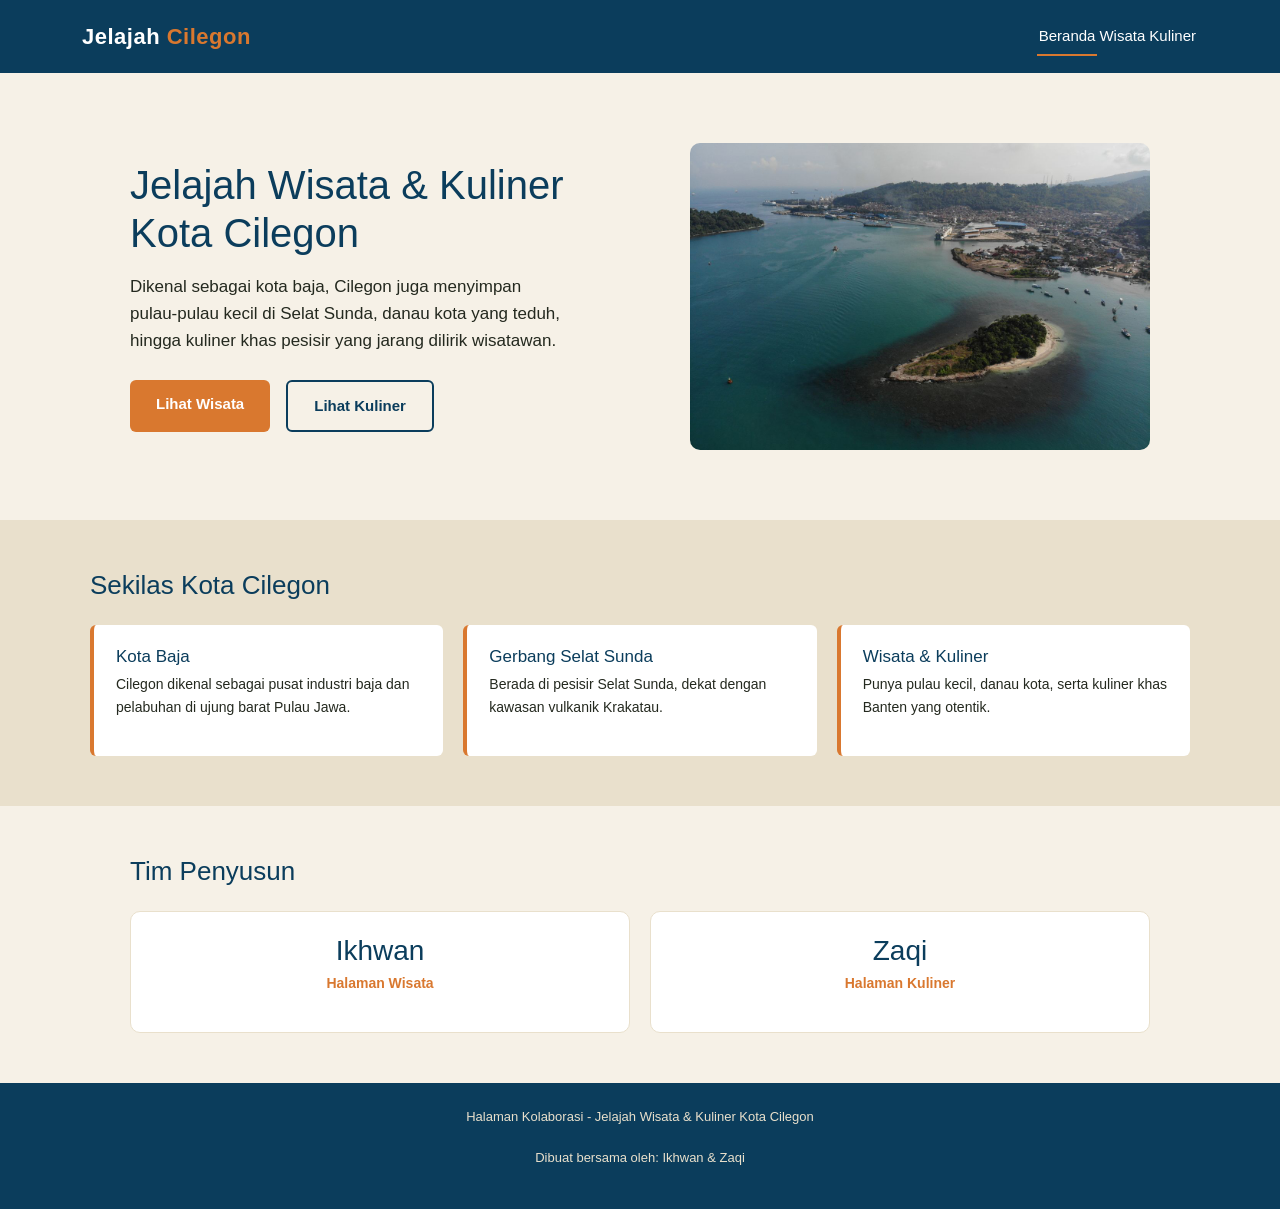
<file: index.html>
<!DOCTYPE html>
<html lang="id">
<head>
<meta charset="UTF-8">
<meta name="viewport" content="width=device-width, initial-scale=1.0">
<title>Jelajah Cilegon | Beranda</title>
<link href="https://cdn.jsdelivr.net/npm/bootstrap@5.3.3/dist/css/bootstrap.min.css" rel="stylesheet">

<link rel="stylesheet" href="style.css">
</head>
<body>

  <nav class="navbar navbar-expand-lg navbar-custom">
    <div class="container">
      <a class="navbar-brand" href="index.html">Jelajah <span>Cilegon</span></a>
      <button class="navbar-toggler" type="button" data-bs-toggle="collapse" data-bs-target="#navMenu">
        <span class="navbar-toggler-icon"></span>
      </button>
      <div class="collapse navbar-collapse" id="navMenu">
        <ul class="navbar-nav ms-auto">
          <li class="nav-item"><a class="nav-link aktif" href="index.html">Beranda</a></li>
          <li class="nav-item"><a class="nav-link" href="wisata.html">Wisata</a></li>
          <li class="nav-item"><a class="nav-link" href="kuliner.html">Kuliner</a></li>
        </ul>
      </div>
    </div>
  </nav>

  <section class="hero">
    <div class="hero-teks">
      <h1>Jelajah Wisata &amp; Kuliner Kota Cilegon</h1>
      <p>
        Dikenal sebagai kota baja, Cilegon juga menyimpan pulau-pulau kecil
        di Selat Sunda, danau kota yang teduh, hingga kuliner khas pesisir
        yang jarang dilirik wisatawan.
      </p>
      <div class="tombol-grup">
        <a href="wisata.html" class="tombol tombol-utama">Lihat Wisata</a>
        <a href="kuliner.html" class="tombol tombol-sekunder">Lihat Kuliner</a>
      </div>
    </div>
    <div class="hero-gambar">
      <img src="image/cilegon.jpg" alt="Ilustrasi wisata dan kuliner Kota Cilegon">
    </div>
  </section>

  <section class="fakta">
    <div class="fakta-inner">
      <h2>Sekilas Kota Cilegon</h2>
      <div class="fakta-grid">
        <div class="fakta-item">
          <h3>Kota Baja</h3>
          <p>Cilegon dikenal sebagai pusat industri baja dan pelabuhan di ujung barat Pulau Jawa.</p>
        </div>
        <div class="fakta-item">
          <h3>Gerbang Selat Sunda</h3>
          <p>Berada di pesisir Selat Sunda, dekat dengan kawasan vulkanik Krakatau.</p>
        </div>
        <div class="fakta-item">
          <h3>Wisata & Kuliner</h3>
          <p>Punya pulau kecil, danau kota, serta kuliner khas Banten yang otentik.</p>
        </div>
      </div>
    </div>
  </section>

  <section class="tim">
    <h2>Tim Penyusun</h2>
    <div class="tim-grid">
      <div class="tim-item">
        <h3>Ikhwan</h3>
        <p>Halaman Wisata</p>
      </div>
      <div class="tim-item">
        <h3>Zaqi</h3>
        <p>Halaman Kuliner</p>
      </div>
    </div>
  </section>

  <footer>
  <div class="footer-inner">
    <p>Halaman Kolaborasi - Jelajah Wisata &amp; Kuliner Kota Cilegon</p>
    <p>Dibuat bersama oleh: Ikhwan &amp; Zaqi</p>
  </div>
</footer>

 <script src="https://cdn.jsdelivr.net/npm/bootstrap@5.3.3/dist/js/bootstrap.bundle.min.js"></script>

</body>
</html>
</file>
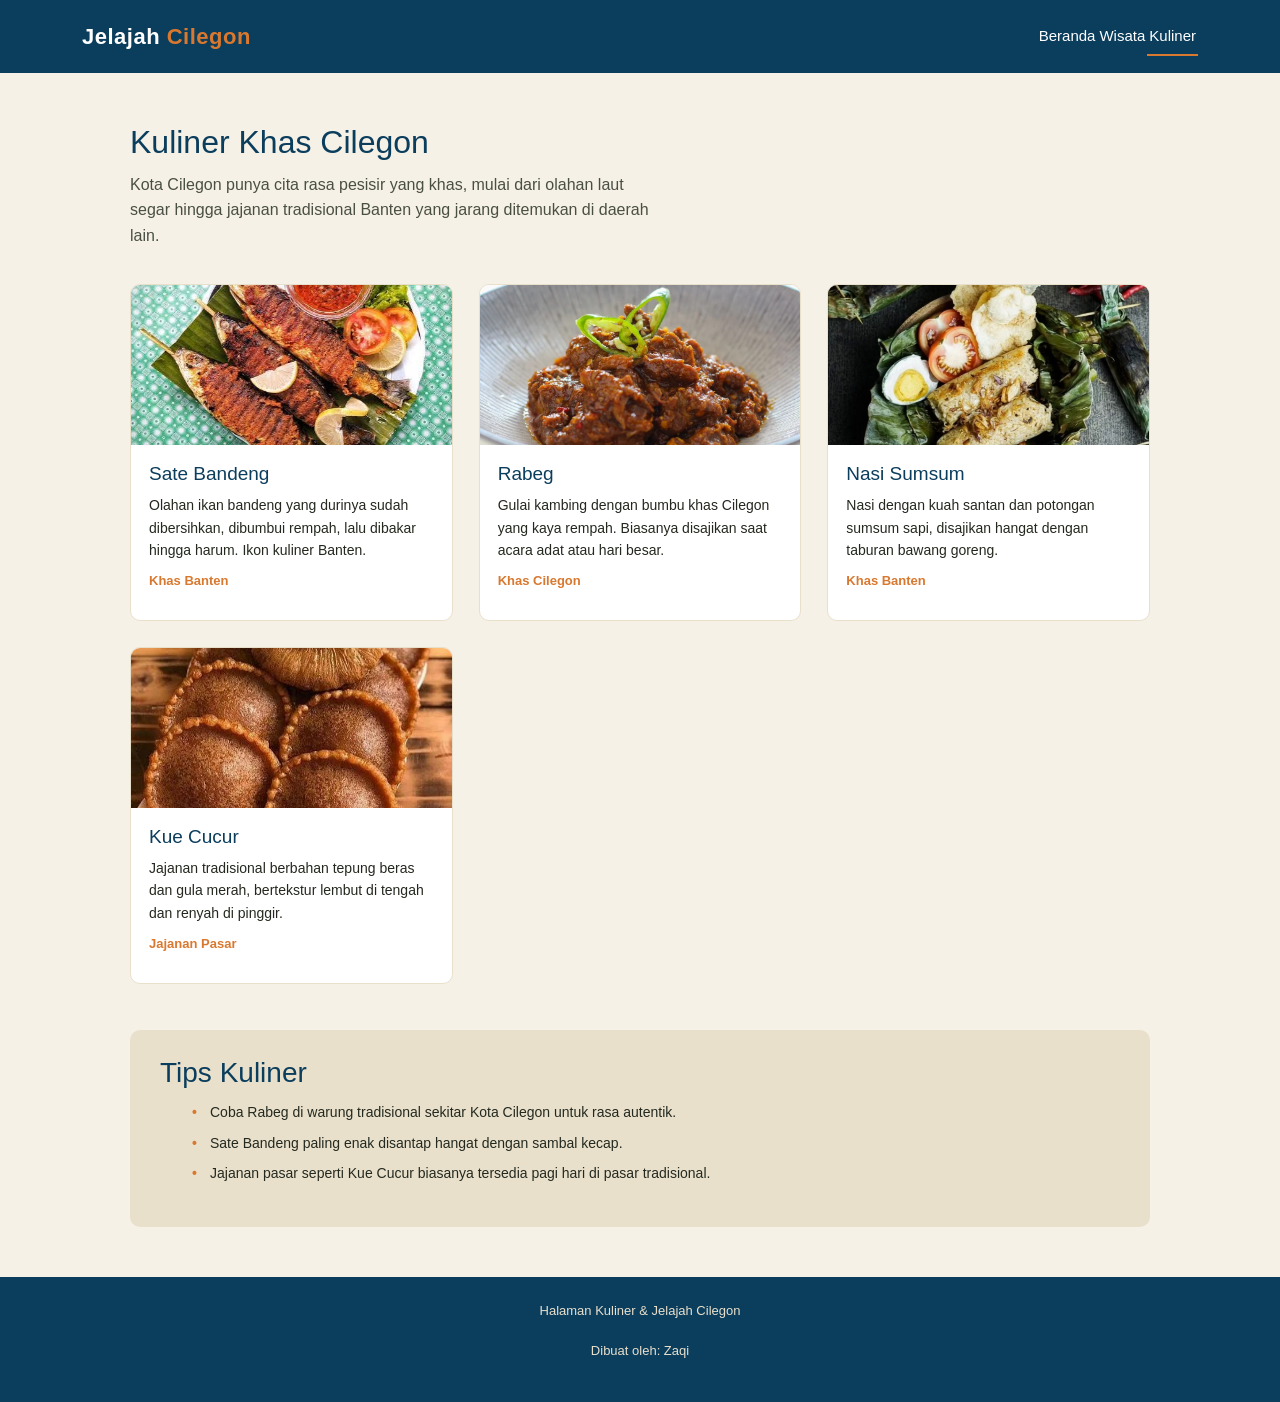
<file: kuliner.html>
<!DOCTYPE html>
<html lang="id">
<head>
<meta charset="UTF-8">
<meta name="viewport" content="width=device-width, initial-scale=1.0">
<title>Kuliner Cilegon</title>

<!-- Bootstrap CSS -->
<link href="https://cdn.jsdelivr.net/npm/bootstrap@5.3.3/dist/css/bootstrap.min.css" rel="stylesheet">

<!-- CSS Custom -->
<link rel="stylesheet" href="style.css">
</head>
<body>

  <!-- Navbar Bootstrap -->
  <nav class="navbar navbar-expand-lg navbar-custom">
    <div class="container">
      <a class="navbar-brand" href="index.html">Jelajah <span>Cilegon</span></a>
      <button class="navbar-toggler" type="button" data-bs-toggle="collapse" data-bs-target="#navMenu">
        <span class="navbar-toggler-icon"></span>
      </button>
      <div class="collapse navbar-collapse" id="navMenu">
        <ul class="navbar-nav ms-auto">
          <li class="nav-item"><a class="nav-link" href="index.html">Beranda</a></li>
          <li class="nav-item"><a class="nav-link" href="wisata.html">Wisata</a></li>
          <li class="nav-item"><a class="nav-link aktif" href="kuliner.html">Kuliner</a></li>
        </ul>
      </div>
    </div>
  </nav>

  <main class="konten">
    <h1 class="konten-judul">Kuliner Khas Cilegon</h1>
    <p class="konten-sub">
      Kota Cilegon punya cita rasa pesisir yang khas, mulai dari olahan
      laut segar hingga jajanan tradisional Banten yang jarang ditemukan
      di daerah lain.
    </p>

    <div class="kartu-grid">

      <article class="kartu">
        <img src="image/sate-bandeng.jpg" alt="Sate Bandeng khas Banten">
        <div class="kartu-isi">
          <h3>Sate Bandeng</h3>
          <p>
            Olahan ikan bandeng yang durinya sudah dibersihkan, dibumbui
            rempah, lalu dibakar hingga harum. Ikon kuliner Banten.
          </p>
          <p class="info">Khas Banten</p>
        </div>
      </article>

      <article class="kartu">
        <img src="image/rabeg.jpg" alt="Rabeg khas Cilegon">
        <div class="kartu-isi">
          <h3>Rabeg</h3>
          <p>
            Gulai kambing dengan bumbu khas Cilegon yang kaya rempah.
            Biasanya disajikan saat acara adat atau hari besar.
          </p>
          <p class="info">Khas Cilegon</p>
        </div>
      </article>

      <article class="kartu">
        <img src="image/nasi-sumsum.jpg" alt="Nasi Sumsum khas Banten">
        <div class="kartu-isi">
          <h3>Nasi Sumsum</h3>
          <p>
            Nasi dengan kuah santan dan potongan sumsum sapi, disajikan
            hangat dengan taburan bawang goreng.
          </p>
          <p class="info">Khas Banten</p>
        </div>
      </article>

      <article class="kartu">
        <img src="image/kue-cucur.jpg" alt="Kue Cucur khas Banten">
        <div class="kartu-isi">
          <h3>Kue Cucur</h3>
          <p>
            Jajanan tradisional berbahan tepung beras dan gula merah,
            bertekstur lembut di tengah dan renyah di pinggir.
          </p>
          <p class="info">Jajanan Pasar</p>
        </div>
      </article>

    </div>

    <div class="kotak-info">
      <h3>Tips Kuliner</h3>
      <ul>
        <li>Coba Rabeg di warung tradisional sekitar Kota Cilegon untuk rasa autentik.</li>
        <li>Sate Bandeng paling enak disantap hangat dengan sambal kecap.</li>
        <li>Jajanan pasar seperti Kue Cucur biasanya tersedia pagi hari di pasar tradisional.</li>
      </ul>
    </div>
  </main>

  <footer>
    <div class="footer-inner">
      <p>Halaman Kuliner &amp; Jelajah Cilegon</p>
      <p>Dibuat oleh: Zaqi</p>
    </div>
  </footer>

  <!-- Bootstrap JS -->
  <script src="https://cdn.jsdelivr.net/npm/bootstrap@5.3.3/dist/js/bootstrap.bundle.min.js"></script>

</body>
</html>
</file>
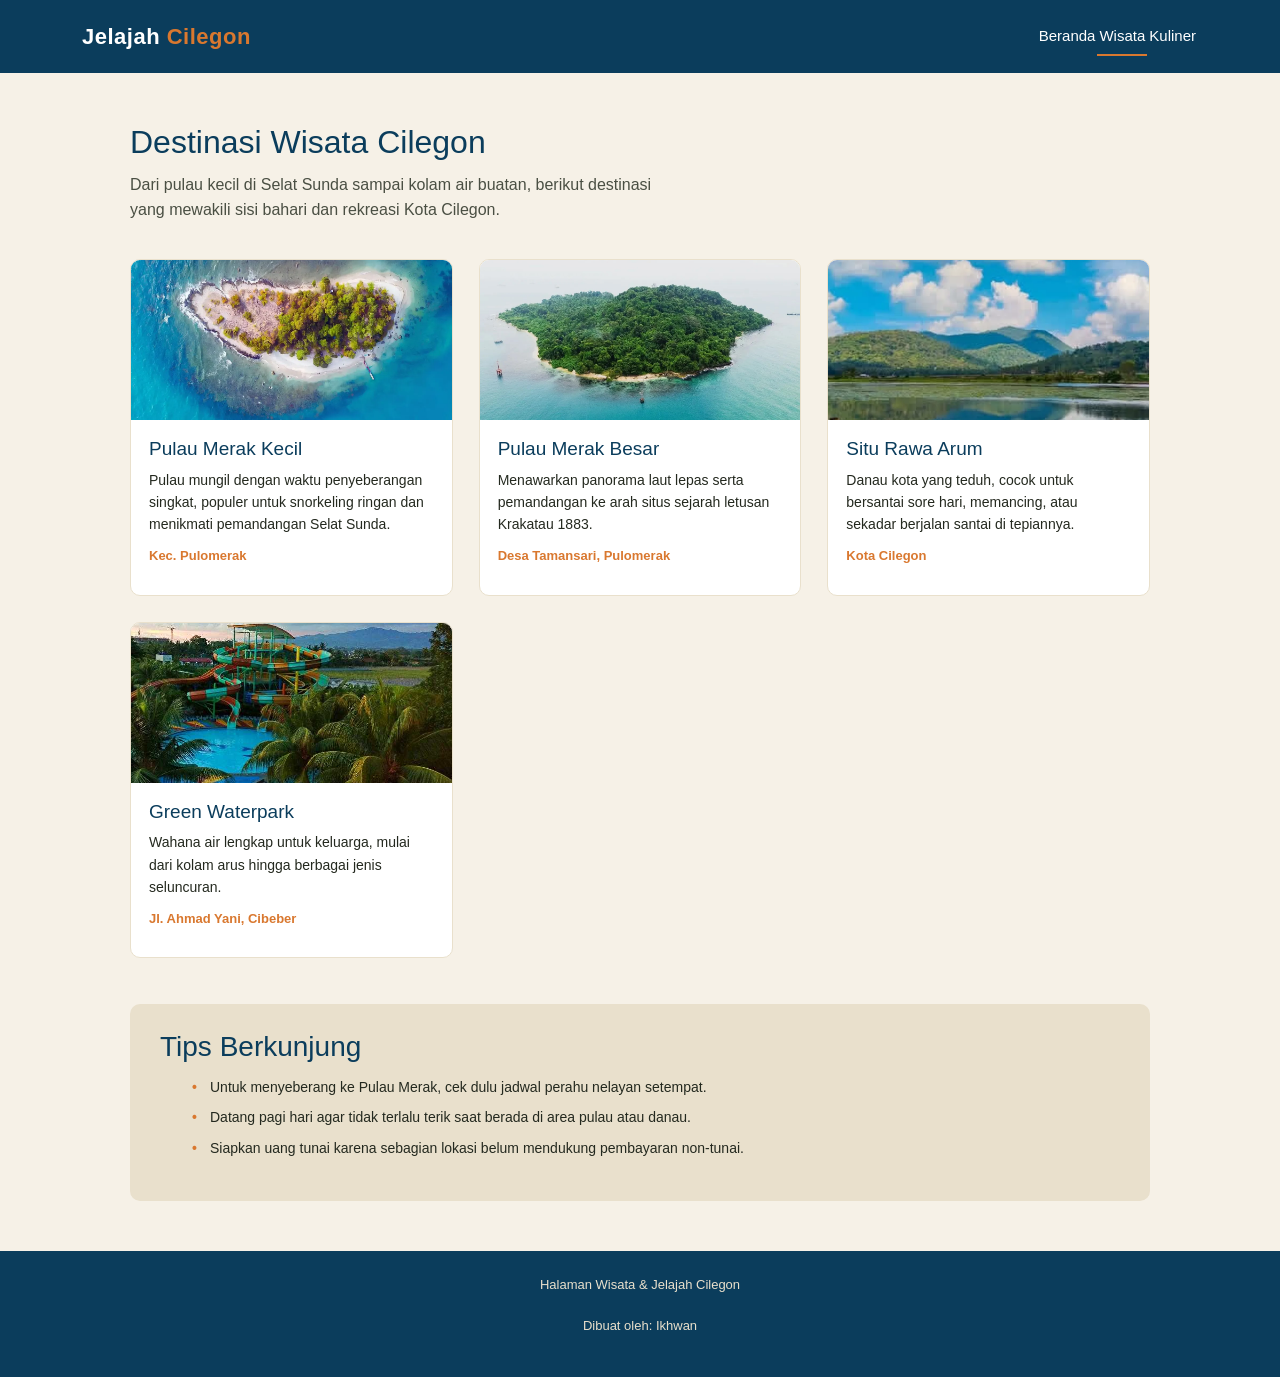
<file: wisata.html>
<!DOCTYPE html>
<html lang="id">
<head>
<meta charset="UTF-8">
<meta name="viewport" content="width=device-width, initial-scale=1.0">
<title>Wisata Cilegon</title>
<link href="https://cdn.jsdelivr.net/npm/bootstrap@5.3.3/dist/css/bootstrap.min.css" rel="stylesheet">

<link rel="stylesheet" href="style.css">
</head>
<body>

  <nav class="navbar navbar-expand-lg navbar-custom">
    <div class="container">
      <a class="navbar-brand" href="index.html">Jelajah <span>Cilegon</span></a>
      <button class="navbar-toggler" type="button" data-bs-toggle="collapse" data-bs-target="#navMenu">
        <span class="navbar-toggler-icon"></span>
      </button>
      <div class="collapse navbar-collapse" id="navMenu">
        <ul class="navbar-nav ms-auto">
          <li class="nav-item"><a class="nav-link" href="index.html">Beranda</a></li>
          <li class="nav-item"><a class="nav-link aktif" href="wisata.html">Wisata</a></li>
          <li class="nav-item"><a class="nav-link" href="kuliner.html">Kuliner</a></li>
        </ul>
      </div>
    </div>
  </nav>

  <main class="konten">
    <h1 class="konten-judul">Destinasi Wisata Cilegon</h1>
    <p class="konten-sub">
      Dari pulau kecil di Selat Sunda sampai kolam air buatan, berikut destinasi
      yang mewakili sisi bahari dan rekreasi Kota Cilegon.
    </p>

    <div class="kartu-grid">

      <article class="kartu">
        <img src="image/pulau-merak-kecil.webp" alt="Suasana Pulau Merak Kecil">
        <div class="kartu-isi">
          <h3>Pulau Merak Kecil</h3>
          <p>
            Pulau mungil dengan waktu penyeberangan singkat, populer untuk snorkeling
            ringan dan menikmati pemandangan Selat Sunda.
          </p>
          <p class="info">Kec. Pulomerak</p>
        </div>
      </article>

      <article class="kartu">
        <img src="image/pulau-merak-besar.jpg" alt="Suasana Pulau Merak Besar">
        <div class="kartu-isi">
          <h3>Pulau Merak Besar</h3>
          <p>
            Menawarkan panorama laut lepas serta pemandangan ke arah situs
            sejarah letusan Krakatau 1883.
          </p>
          <p class="info">Desa Tamansari, Pulomerak</p>
        </div>
      </article>

      <article class="kartu">
        <img src="image/situ-rawa-arum.webp" alt="Suasana Situ Rawa Arum">
        <div class="kartu-isi">
          <h3>Situ Rawa Arum</h3>
          <p>
            Danau kota yang teduh, cocok untuk bersantai sore hari, memancing,
            atau sekadar berjalan santai di tepiannya.
          </p>
          <p class="info">Kota Cilegon</p>
        </div>
      </article>

      <article class="kartu">
        <img src="image/Cilegon-Green-Waterpark.jpg" alt="Suasana Green Waterpark Cilegon">
        <div class="kartu-isi">
          <h3>Green Waterpark</h3>
          <p>
            Wahana air lengkap untuk keluarga, mulai dari kolam arus hingga
            berbagai jenis seluncuran.
          </p>
          <p class="info">Jl. Ahmad Yani, Cibeber</p>
        </div>
      </article>

    </div>

    <div class="kotak-info">
      <h3>Tips Berkunjung</h3>
      <ul>
        <li>Untuk menyeberang ke Pulau Merak, cek dulu jadwal perahu nelayan setempat.</li>
        <li>Datang pagi hari agar tidak terlalu terik saat berada di area pulau atau danau.</li>
        <li>Siapkan uang tunai karena sebagian lokasi belum mendukung pembayaran non-tunai.</li>
      </ul>
    </div>
  </main>

  <footer>
    <div class="footer-inner">
      <p>Halaman Wisata & Jelajah Cilegon</p>
      <p>Dibuat oleh: Ikhwan</p>
    </div>
  </footer>

  <script src="https://cdn.jsdelivr.net/npm/bootstrap@5.3.3/dist/js/bootstrap.bundle.min.js"></script>

</body>
</html>
</file>
<file: style.css>
* {
  margin: 0;
  padding: 0;
  box-sizing: border-box;
}

:root {
  --biru-tua: #0b3d5c;
  --biru-laut: #1f7a99;
  --krem: #f6f1e7;
  --krem-tua: #e9e0cc;
  --karang: #d9782f;
  --teks-gelap: #24291f;
  --putih: #ffffff;
  --radius: 10px;
}

body {
  font-family: "Segoe UI", Verdana, Arial, sans-serif;
  color: var(--teks-gelap);
  background-color: var(--krem);
  line-height: 1.6;
}

img {
  max-width: 100%;
  display: block;
}

a {
  text-decoration: none;
  color: inherit;
}

ul {
  list-style: none;
}

/* ==================== NAVBAR ==================== */

.navbar-custom {
  background-color: var(--biru-tua);
  padding: 14px 0;
}

.navbar-custom .navbar-brand {
  color: var(--putih);
  font-size: 22px;
  font-weight: bold;
  letter-spacing: 0.5px;
}

.navbar-custom .navbar-brand span {
  color: var(--karang);
}

.navbar-custom .nav-link {
  color: var(--putih) !important;
  font-size: 15px;
  padding: 6px 2px !important;
  border-bottom: 2px solid transparent;
  transition: border-color 0.2s ease;
}

.navbar-custom .nav-link:hover,
.navbar-custom .nav-link.aktif {
  border-color: var(--karang);
}

.navbar-custom .navbar-toggler {
  border-color: rgba(255, 255, 255, 0.4);
}

.navbar-custom .navbar-toggler-icon {
  filter: invert(1);
}

/* ==================== HALAMAN BERANDA ==================== */

.hero {
  display: flex;
  align-items: center;
  gap: 40px;
  padding: 70px 40px;
  max-width: 1100px;
  margin: 0 auto;
  flex-wrap: wrap;
}

.hero-teks {
  flex: 1 1 380px;
}

.hero-teks h1 {
  font-size: 40px;
  color: var(--biru-tua);
  margin-bottom: 16px;
}

.hero-teks p {
  font-size: 17px;
  margin-bottom: 26px;
  max-width: 46ch;
}

.hero-gambar {
  flex: 1 1 320px;
}

.hero-gambar img {
  border-radius: var(--radius);
}

.tombol-grup {
  display: flex;
  gap: 16px;
  flex-wrap: wrap;
}

.tombol {
  display: inline-block;
  padding: 12px 26px;
  border-radius: 6px;
  font-weight: 600;
  font-size: 15px;
}

.tombol-utama {
  background-color: var(--karang);
  color: var(--putih);
}

.tombol-utama:hover {
  background-color: #b0631f;
}

.tombol-sekunder {
  background-color: transparent;
  color: var(--biru-tua);
  border: 2px solid var(--biru-tua);
}

.tombol-sekunder:hover {
  background-color: var(--biru-tua);
  color: var(--putih);
}

.fakta {
  background-color: var(--krem-tua);
  padding: 50px 40px;
}

.fakta-inner {
  max-width: 1100px;
  margin: 0 auto;
}

.fakta h2 {
  color: var(--biru-tua);
  margin-bottom: 24px;
  font-size: 26px;
}

.fakta-grid {
  display: grid;
  grid-template-columns: repeat(auto-fit, minmax(220px, 1fr));
  gap: 20px;
}

.fakta-item {
  background-color: var(--putih);
  padding: 22px;
  border-left: 4px solid var(--karang);
  border-radius: 6px;
}

.fakta-item h3 {
  font-size: 17px;
  color: var(--biru-tua);
  margin-bottom: 6px;
}

.fakta-item p {
  font-size: 14px;
}

.tim {
  max-width: 1100px;
  margin: 0 auto;
  padding: 50px 40px;
}

.tim h2 {
  color: var(--biru-tua);
  margin-bottom: 24px;
  font-size: 26px;
}

.tim-grid {
  display: grid;
  grid-template-columns: repeat(auto-fit, minmax(220px, 1fr));
  gap: 20px;
}

.tim-item {
  background-color: var(--putih);
  padding: 22px;
  border-radius: var(--radius);
  border: 1px solid var(--krem-tua);
  text-align: center;
}

.tim-item h3 {
  color: var(--biru-tua);
  margin-bottom: 4px;
}

.tim-item p {
  font-size: 14px;
  color: var(--karang);
  font-weight: 600;
}

/* ==================== HALAMAN WISATA & KULINER ==================== */

.konten {
  max-width: 1100px;
  margin: 0 auto;
  padding: 50px 40px;
}

.konten-judul {
  margin-bottom: 10px;
  color: var(--biru-tua);
  font-size: 32px;
}

.konten-sub {
  margin-bottom: 36px;
  max-width: 60ch;
  color: #4a4f43;
}

.kartu-grid {
  display: grid;
  grid-template-columns: repeat(auto-fit, minmax(240px, 1fr));
  gap: 26px;
  margin-bottom: 46px;
}

.kartu {
  background-color: var(--putih);
  border-radius: var(--radius);
  overflow: hidden;
  border: 1px solid var(--krem-tua);
}

.kartu img {
  width: 100%;
  height: 160px;
  object-fit: cover;
}

.kartu-isi {
  padding: 18px;
}

.kartu-isi h3 {
  color: var(--biru-tua);
  margin-bottom: 8px;
  font-size: 19px;
}

.kartu-isi p {
  font-size: 14px;
  margin-bottom: 10px;
}

.kartu-isi .info {
  font-size: 13px;
  color: var(--karang);
  font-weight: 600;
}

.kotak-info {
  background-color: var(--krem-tua);
  padding: 26px 30px;
  border-radius: var(--radius);
}

.kotak-info h3 {
  color: var(--biru-tua);
  margin-bottom: 12px;
}

.kotak-info ul li {
  margin-bottom: 8px;
  padding-left: 18px;
  position: relative;
  font-size: 14px;
}

.kotak-info ul li::before {
  content: "•";
  color: var(--karang);
  position: absolute;
  left: 0;
  font-weight: bold;
}

/* ==================== FOOTER ==================== */

footer {
  background-color: var(--biru-tua);
  color: var(--krem-tua);
  padding: 24px 20px;
  font-size: 13px;
}

.footer-inner {
  display: flex;
  flex-direction: column;
  align-items: center;
  gap: 4px;
  text-align: center;
}

/* ==================== RESPONSIVE ==================== */

/* Tablet */
@media (max-width: 768px) {
  .hero {
    padding: 50px 24px;
    gap: 24px;
  }
  .hero-teks h1 { font-size: 32px; }
  .hero-teks p { font-size: 16px; }
  .fakta, .tim { padding: 40px 24px; }
  .konten { padding: 40px 24px; }
  .konten-judul { font-size: 28px; }
}

/* HP */
@media (max-width: 480px) {
  .hero { padding: 36px 16px; }
  .hero-teks h1 { font-size: 26px; }
  .hero-teks p { font-size: 15px; }
  .fakta, .tim { padding: 32px 16px; }
  .fakta h2, .tim h2 { font-size: 22px; }
  .konten { padding: 32px 16px; }
  .konten-judul { font-size: 24px; }
  .kartu-grid { gap: 18px; }
  .tombol { padding: 10px 20px; font-size: 14px; }
}
</file>
